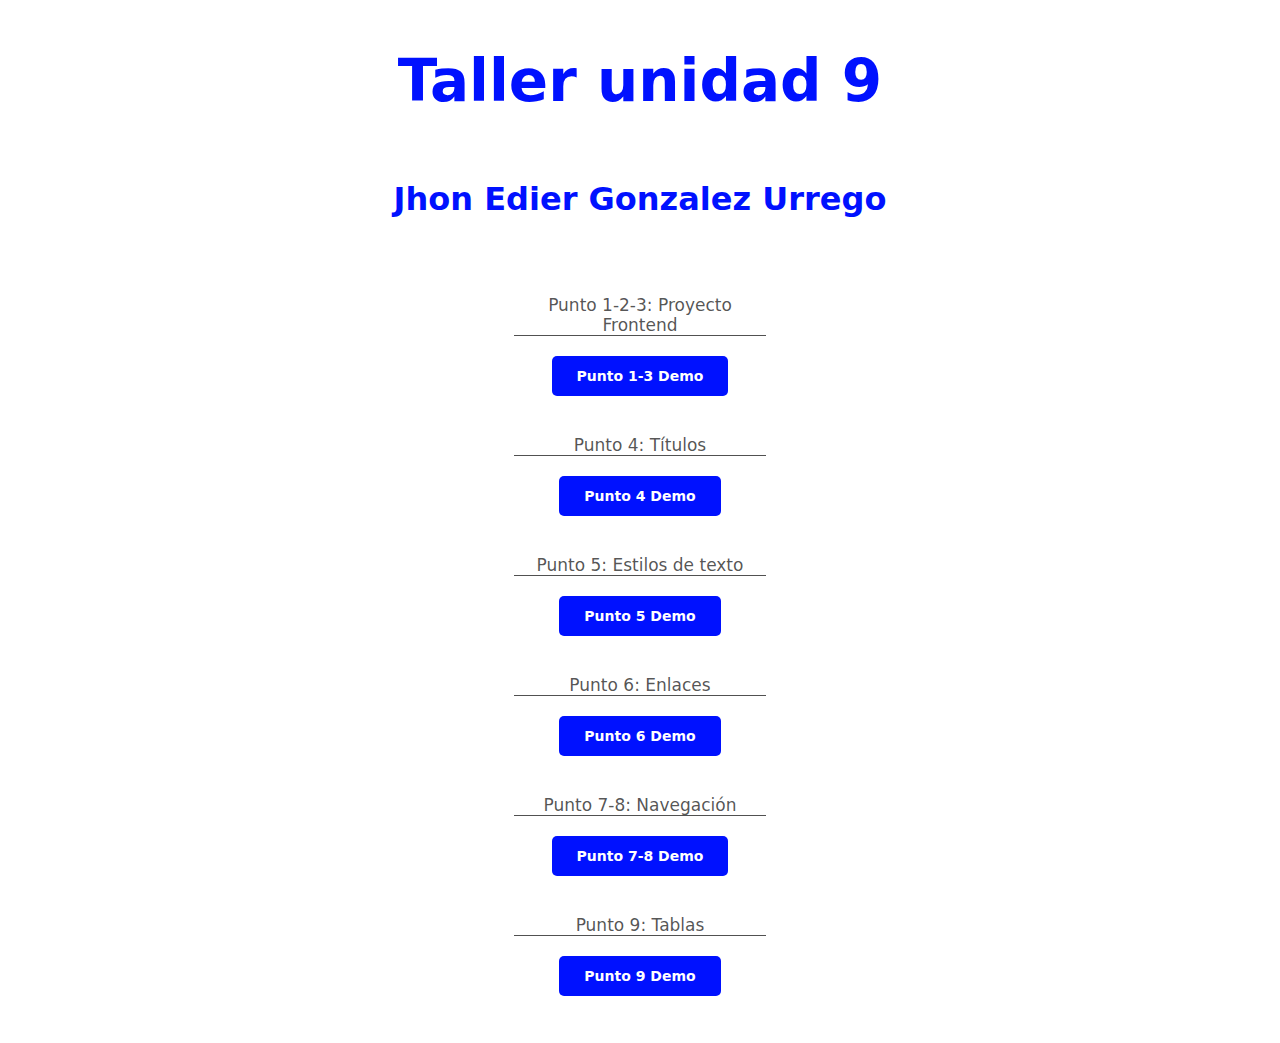
<file: index.html>
<!DOCTYPE html>
<html lang="en">

<head>
  <meta charset="UTF-8">
  <meta http-equiv="X-UA-Compatible" content="IE=edge">
  <meta name="viewport" content="width=device-width, initial-scale=1.0">
  <title>Taller 9 Menú</title>
  <link rel="stylesheet" href="./styles/styles.css">
</head>

<body>
  <div>
    <h1> Taller unidad 9</h1>
    <h2>Jhon Edier Gonzalez Urrego</h2>
    <nav>
      <ul>
        <li>
          <p>
            Punto 1-2-3: Proyecto Frontend
          </p>
          <a href="./punto-1-3/index.html">
            Punto 1-3 Demo
          </a>
        </li>
        <li>
          <p>
            Punto 4: Títulos
          </p>
          <a href="./punto-4/index-4.html">
            Punto 4 Demo
          </a>
        </li>
        <li>
          <p>
            Punto 5: Estilos de texto
          </p>
          <a href="./punto-5/index-5.html">
            Punto 5 Demo
          </a>
        </li>
        <li>
          <p>
            Punto 6: Enlaces
          </p>
          <a href="./punto-6/index-6.html">
            Punto 6 Demo
          </a>
        </li>
        <li>
          <p>
            Punto 7-8: Navegación
          </p>
          <a href="./punto-7-8/index-7-8.html">
            Punto 7-8 Demo
          </a>
        </li>
        <li>
          <p>
            Punto 9: Tablas
          </p>
          <a href="./punto-9/index-9.html">
            Punto 9 Demo
          </a>
        </li>
      </ul>
    </nav>
  </div>
</body>

</html>
</file>
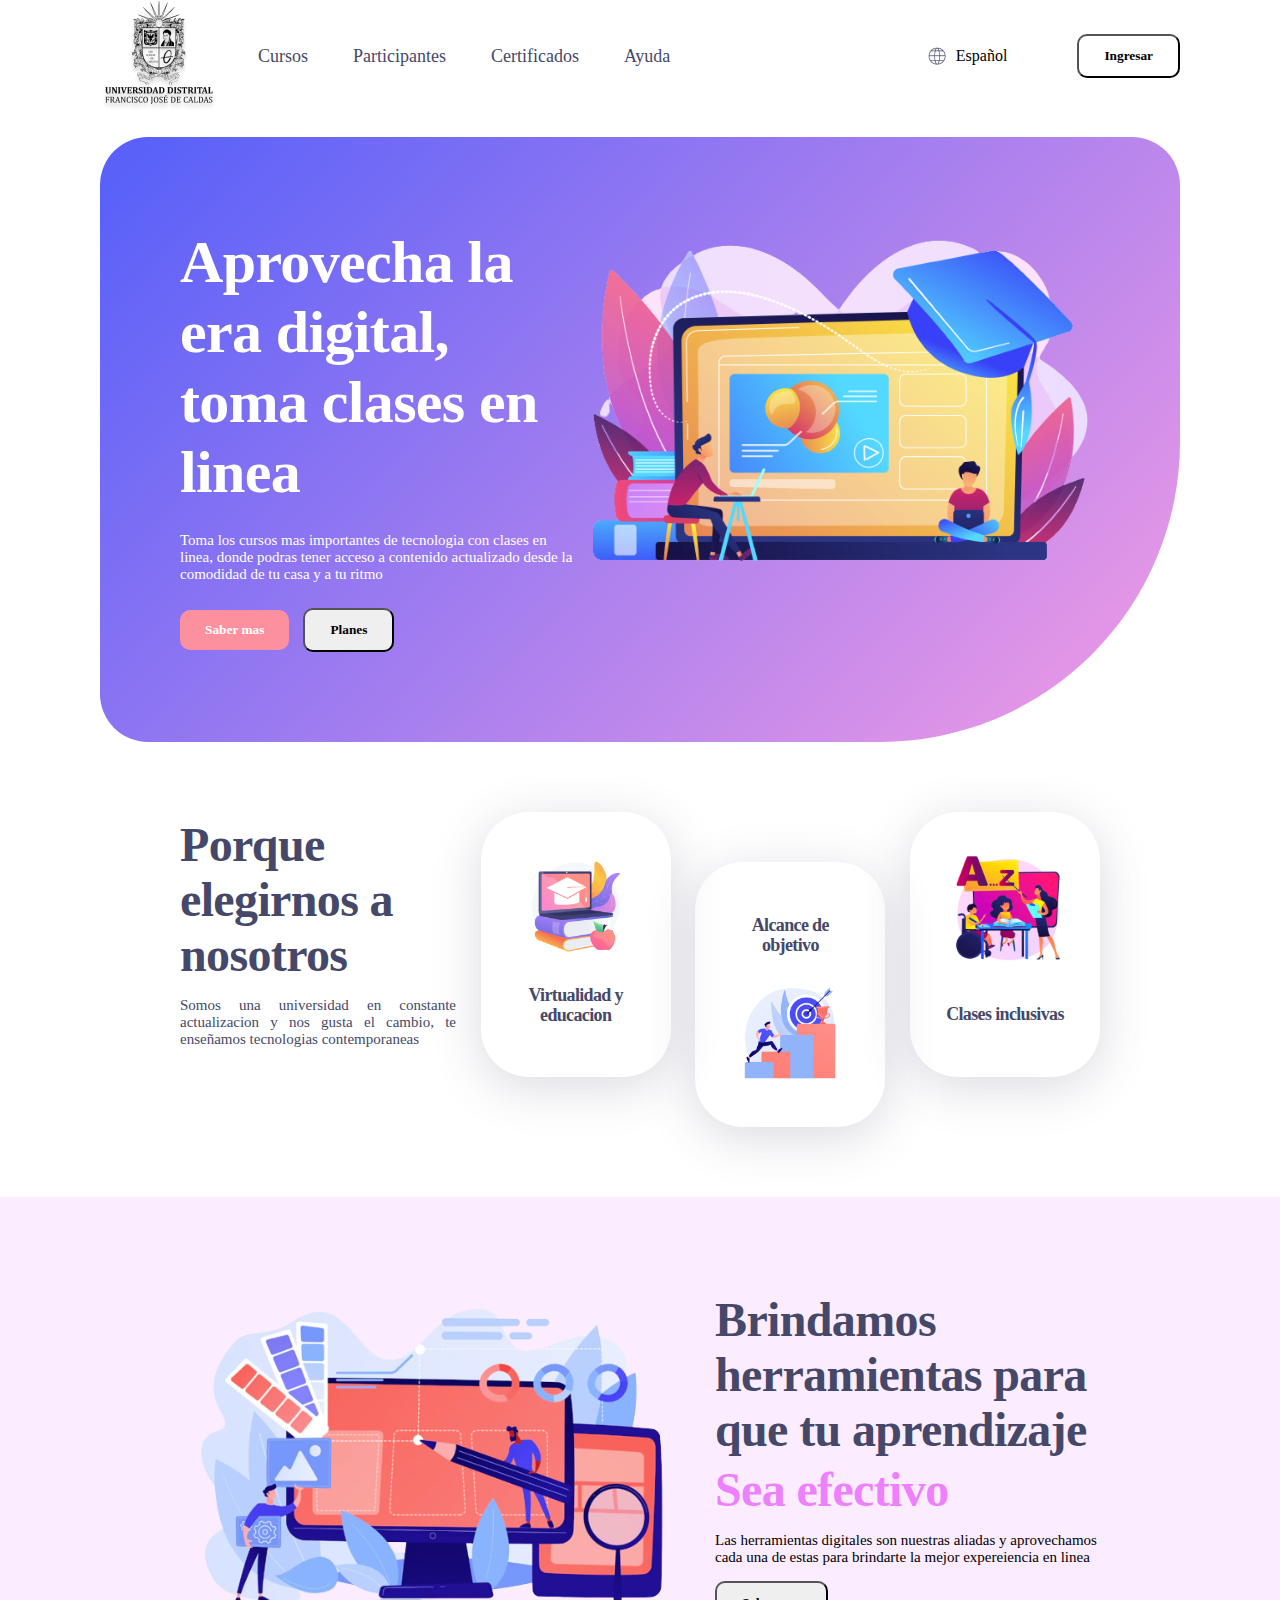
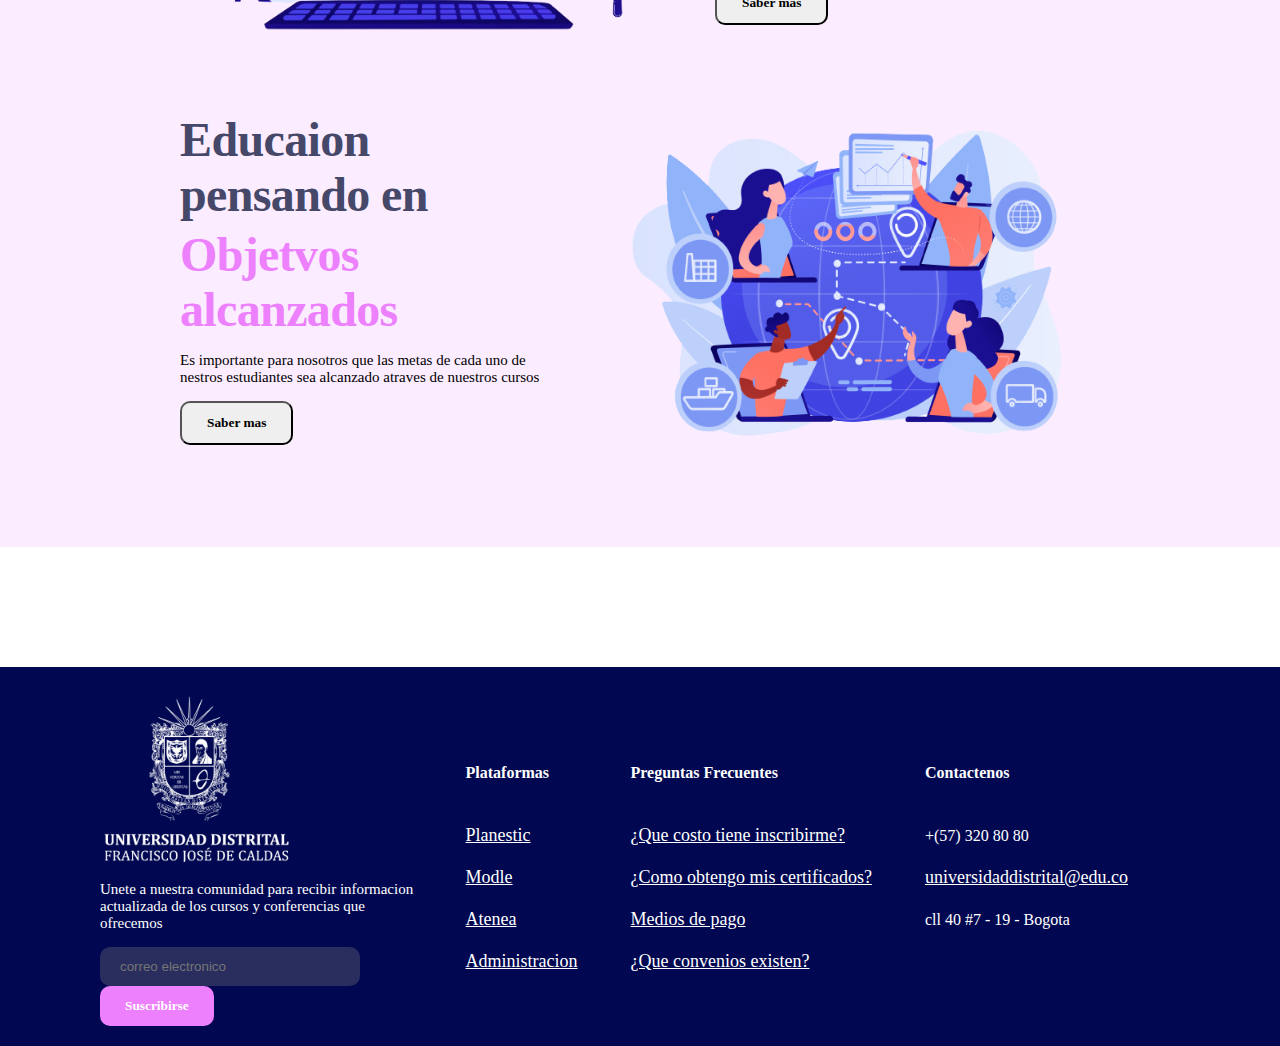
<file: punto-1-3/index.html>
<!DOCTYPE html>
<html lang="en">

<head>
    <meta charset="UTF-8">
    <meta http-equiv="X-UA-Compatible" content="IE=edge">
    <meta name="viewport" content="width=device-width, initial-scale=1.0">
    <title>UD Atenea Cursos</title>
    <link rel="stylesheet" href="https://indestructibletype.com/fonts/Jost.css">
    <link rel="stylesheet" href="./styles/global-styles.css">
    <link rel="stylesheet" href="./styles/header-styles.css">
    <link rel="stylesheet" href="./styles/banner-styles.css">
    <link rel="stylesheet" href="./styles/section-1-styles.css">
    <link rel="stylesheet" href="./styles/section-2-styles.css">
    <link rel="stylesheet" href="./styles/footer-styles.css">
    
</head>

<body>
    <header>
        <div class="header__navigation">
            <img src="./public/images/header-logo.png" alt="main-logo">
            <nav>
                <ul>
                    <li><a href="#banner">Cursos</a></li>
                    <li><a href="#section-1">Participantes</a></li>
                    <li><a href="#section-2">Certificados</a></li>
                    <li><a href="#footer">Ayuda</a></li>
                </ul>
            </nav>
        </div>
        <div class="header__settings">
            <div>
                <img src="./public/images/header-world.png" alt="world">
                <span>Español</span>
            </div>
            <button>Ingresar</button>
        </div>
    </header>
    <main>
        <section id="banner">
            <div>
                <div>
                    <h1>Aprovecha la era digital, toma clases en linea</h1>
                    <p>Toma los cursos mas importantes de tecnologia con clases en linea, 
                        donde podras tener acceso a
                        contenido actualizado desde la comodidad de tu casa y a tu ritmo</p>
                </div>
                <div>
                    <button class="button-orange">Saber mas</button>
                    <button class="button-white">Planes</button>
                </div>
            </div>
            <img src="./public/images/banner-online.png" alt="online-education" width="550px" height="350px">
        </section>
        <section id="section-1">
            <div class="section-1__info">
            <h2>Porque elegirnos a nosotros</h2>
            <p>
                Somos una universidad en constante actualizacion y
                nos gusta el cambio, te enseñamos tecnologias contemporaneas 
            </p>
        </div>
        <div class="section-1__card">
            <img src="./public/images/section1-education.png" alt="education" width="120px" height="120px">
            <h3>Virtualidad y educacion</h3>
        </div>
        <div class="section-1__card section-1__card-down">
            <h3>Alcance de objetivo</h3>
            <img src="./public/images/section1-goals.png" alt="Goals" width="120px" height="120px">
        </div>
        <div class="section-1__card">
            <img src="./public/images/section1-teach.png" alt="teach" width="120px" height="120px">
            <h3>Clases inclusivas</h3>
        </div>
        </section>
        <section id="section-2">
            <div class="section-2__info">
                <img src="./public/images/section2-tools.png" alt="tools" width="500px" height="350px">
                <div>
                    <h2>Brindamos herramientas para que tu aprendizaje</h2>
                    <h2 class="section-2__sub-pink">Sea efectivo</h2>
                    <p>
                        Las herramientas digitales son nuestras aliadas y
                        aprovechamos cada una de estas para brindarte la 
                        mejor expereiencia en linea
                    </p>
                    <button class="button--orange">Saber mas</button>
                </div>
            </div>
            <div class="section-2__info">
                <div>
                    <h2>Educaion pensando en</h2>
                    <h2 class="section-2__sub-pink">Objetvos alcanzados</h2>
                    <p>
                        Es importante para nosotros que las metas de cada uno de 
                        nestros estudiantes sea alcanzado atraves de nuestros cursos
                    </p>
                    <button class="button--orange">Saber mas</button>
                </div>
                <img src="./public/images/section2-goals.png" alt="goals" width="500px" height="350px">
            </div>
        </section>
    </main>
    <footer id="footer">
        <div class="footer__info">
            <img src="./public/images/footer-logo.png" alt="footer-logo" width="200px" height="175px">
            <div>
                <p>
                    Unete a nuestra comunidad para recibir informacion 
                    actualizada de los cursos y conferencias que ofrecemos
                </p>
                <form action="post">
                    <input type="email" name="user_name" id="email" placeholder="correo electronico">
                    <button class="button--pink">Suscribirse</button>
                </form>
            </div>
        </div>
        <div>
            <table>
                <tr>
                    <th>Plataformas</th>
                    <th>Preguntas Frecuentes</th>
                    <th>Contactenos</th>
                </tr>
                <tr>
                    <td><a href="">Planestic</a></td>
                    <td><a href="">¿Que costo tiene inscribirme?</a></td>
                    <td>+(57) 320 80 80</td>
                </tr>
                <tr>
                    <td><a href="">Modle</a></td>
                    <td><a href="">¿Como obtengo mis certificados?</a></td>
                    <td><a href="">universidaddistrital@edu.co </a></td>
                </tr>
                <tr>
                    <td><a href="">Atenea</a></td>
                    <td><a href="">Medios de pago</a></td>
                    <td>cll 40 #7 - 19 - Bogota</td>
                </tr>
                <tr>
                    <td><a href="">Administracion</a></td>
                    <td><a href="">¿Que convenios existen?</a></td>
                </tr>
            </table>
        </div>
    </footer>
</body>

</html>
</file>
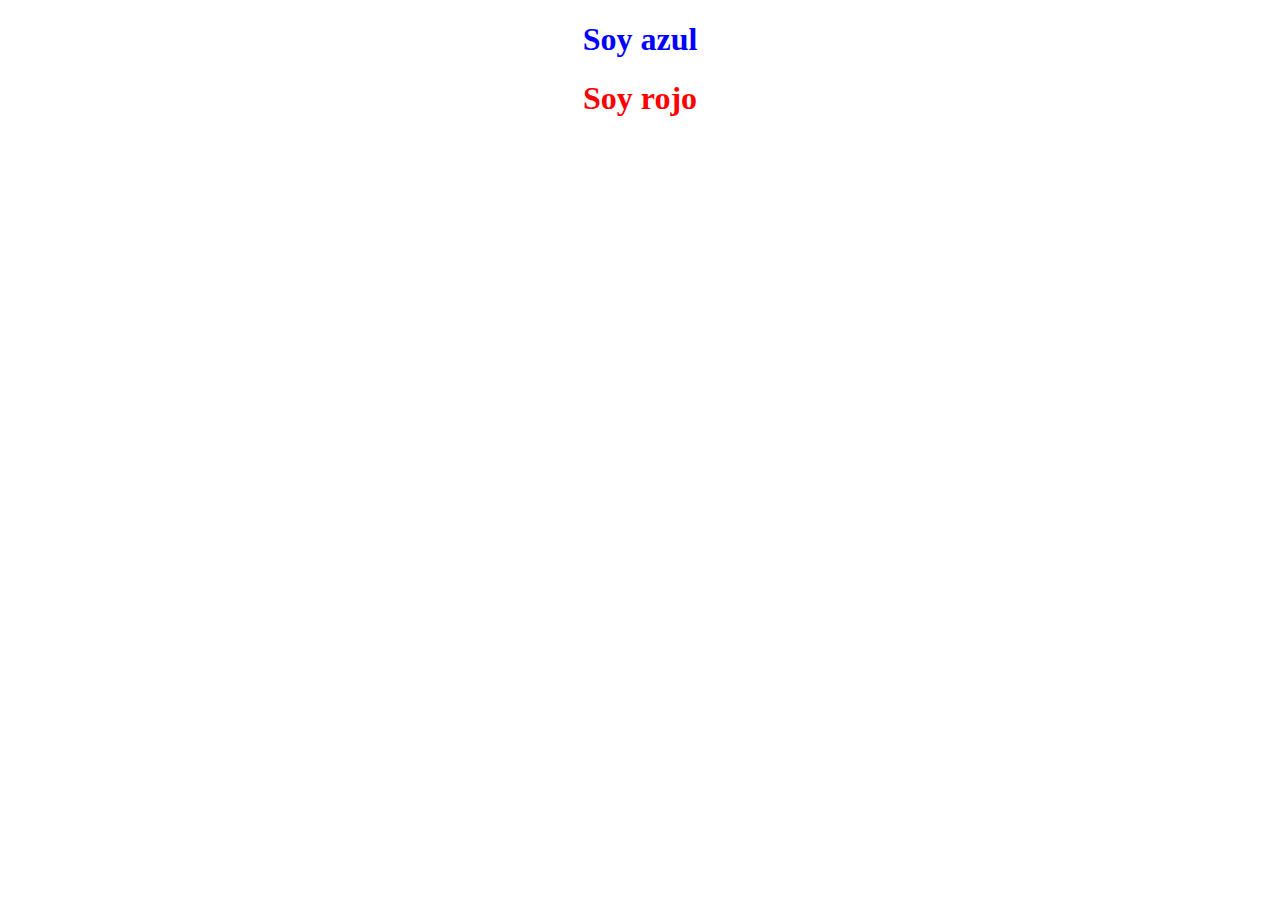
<file: punto-4/index-4.html>
<!DOCTYPE html>
<html lang="en">
<head>
    <meta charset="UTF-8">
    <meta name="viewport" content="width=device-width, initial-scale=1.0">
    <title>Taller punto-4</title>
    <link rel="stylesheet" href="./styles/punto-4-styles.css">
</head>
<body>    
    <h1 >Soy azul</h1>
    <div>
    <h1>Soy rojo</h1>
</div>
</body>
</html>
</file>
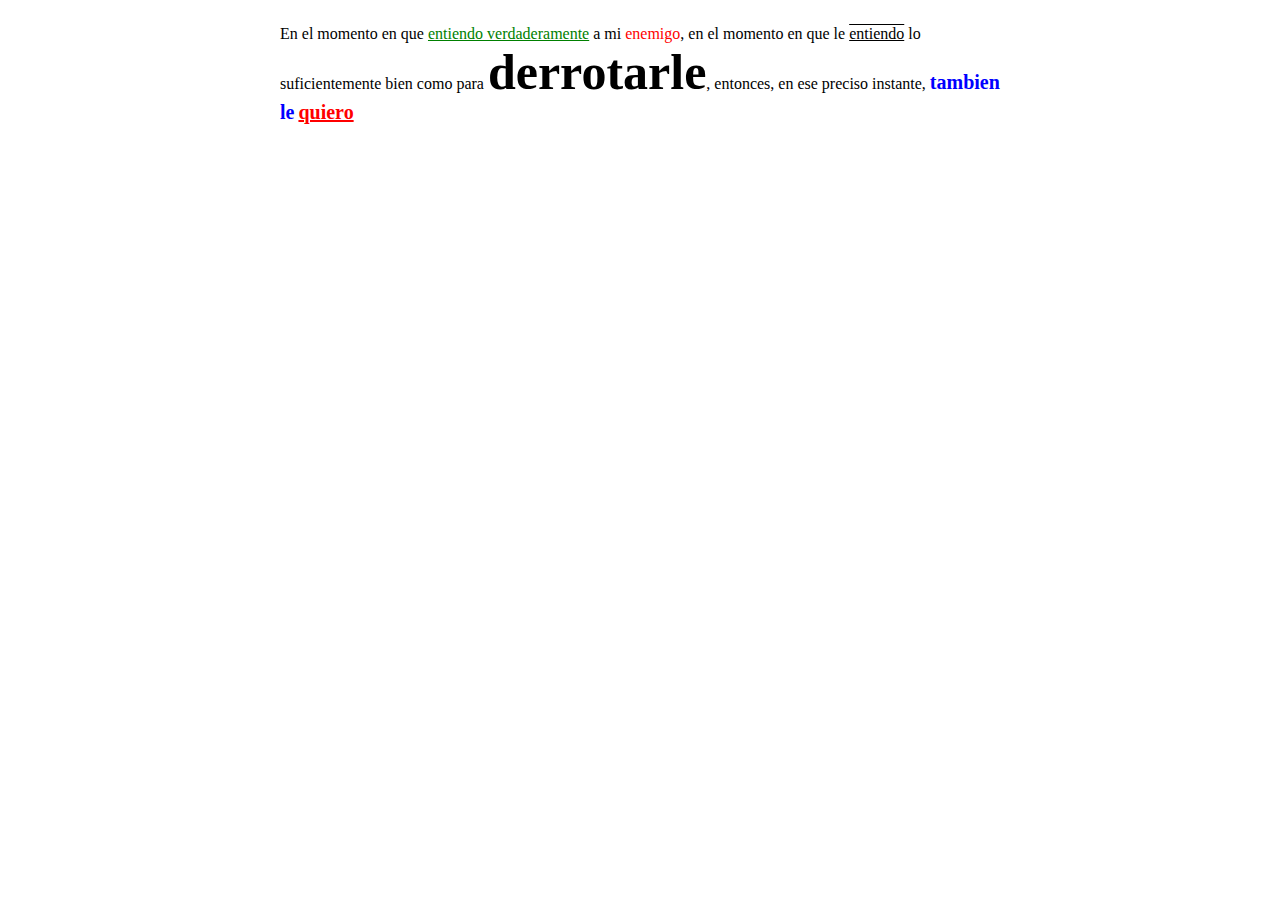
<file: punto-5/index-5.html>
<!DOCTYPE html>
<html lang="en">
<head>
    <meta charset="UTF-8">
    <meta name="viewport" content="width=device-width, initial-scale=1.0">
    <title>Taller punto-5</title>
    <link rel="stylesheet" href="./styles/punto-5-styles.css">
</head>
<body>
    <p>
        En el momento en que <u id="primera">entiendo verdaderamente</u> a mi <u id="segunda">enemigo</u>, 
        en el momento en que le <u id="tercera">entiendo</u> lo 
        suficientemente bien como para <b>derrotarle</b>, entonces, en ese preciso instante,
        <span class="color">tambien le</span> <u class="negrita">quiero</u>
    </p>
</body>
</html>
</file>
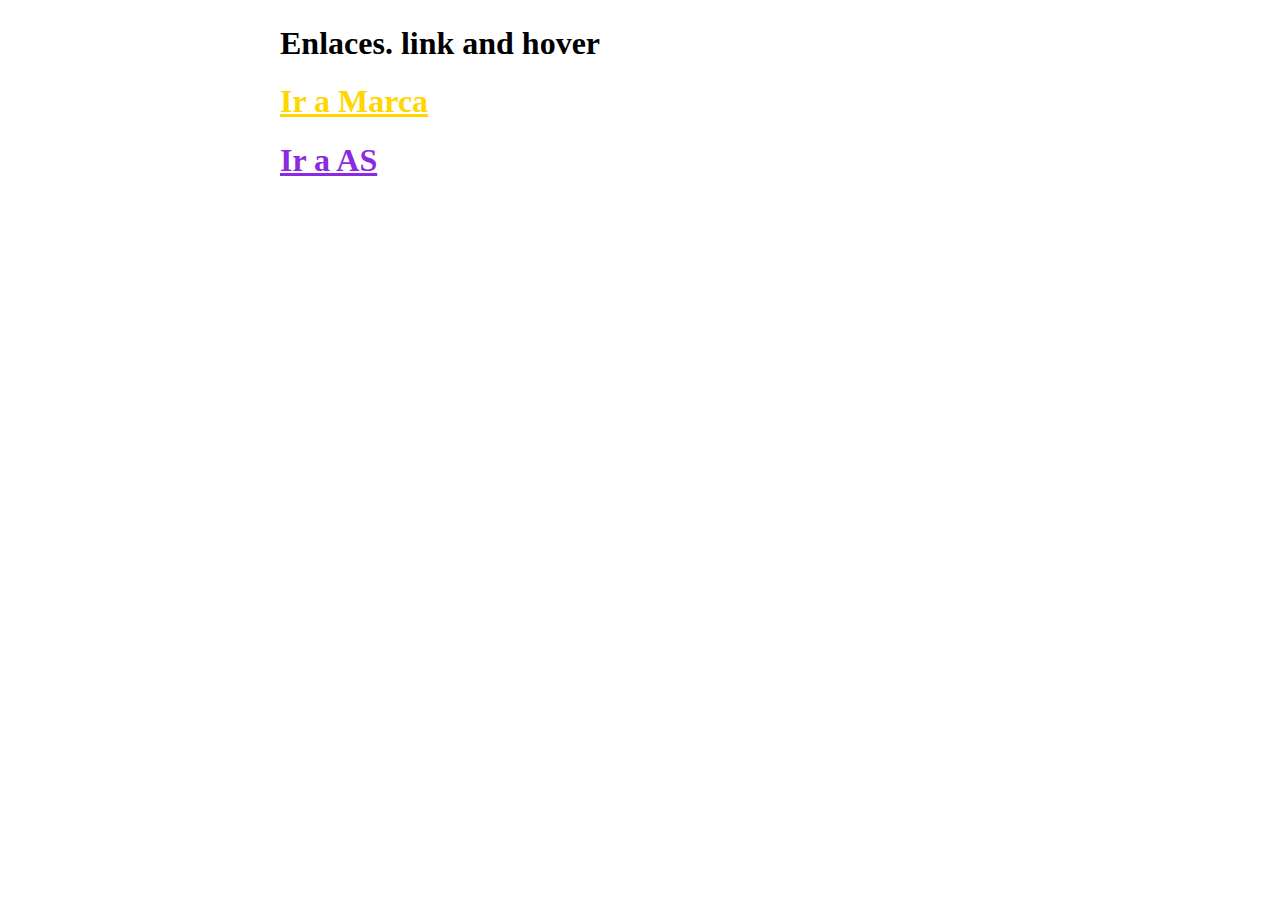
<file: punto-6/index-6.html>
<!DOCTYPE html>
<html lang="en">
<head>
    <meta charset="UTF-8">
    <meta name="viewport" content="width=device-width, initial-scale=1.0">
    <link rel="stylesheet" href="./styles/punto-6-styles.css">
    <title>Taller punto-6</title>
</head>
<body>
    <h1>Enlaces. link and hover</h1>
    <h1 class="marca">Ir a Marca</h1>
    <h1 class="as">Ir a AS</h1>
</body>
</html>
</file>
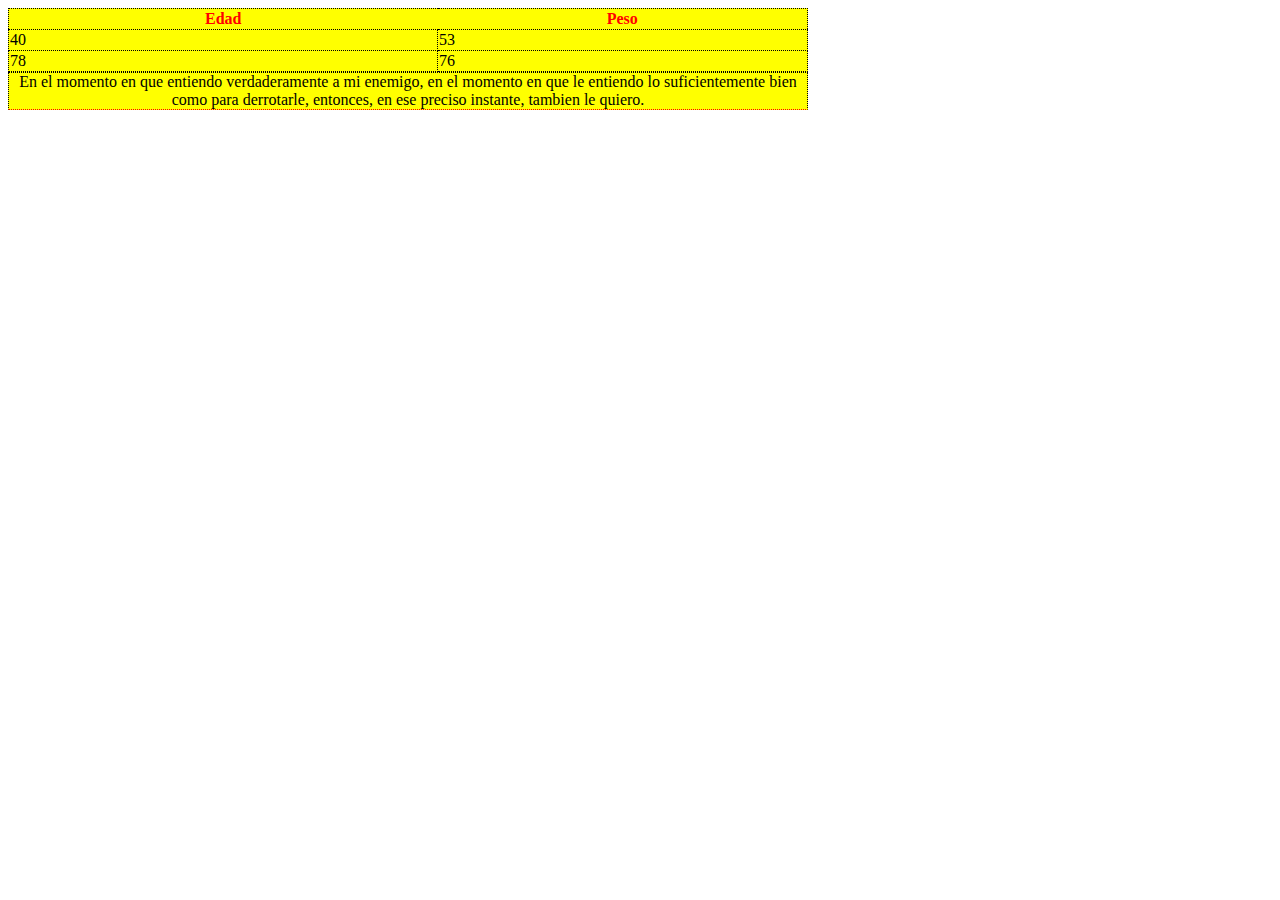
<file: punto-9/index-9.html>
<!DOCTYPE html>
<html lang="en">
<head>
    <meta charset="UTF-8">
    <meta name="viewport" content="width=device-width, initial-scale=1.0">
    <link rel="stylesheet" href="./styles/punto-9-styles.css">
    <title>Taller punto-9</title>
</head>
<body>
    <table class="table">
        <caption>En el momento en que entiendo verdaderamente a mi enemigo, 
            en el momento en que le entiendo lo 
            suficientemente bien como para derrotarle, entonces, en ese preciso instante,
            tambien le quiero.</caption>
        <thead>
        <tr>
            <th><b>Edad</b></th>
            <th><b>Peso</b></th>
        </tr>
        </thead>
        <tr> 
            <td>40</td>
            <td>53</td>
        </tr>
        <tr>
            <td>78</td>
            <td>76</td>
        </tr>
        </table>
        
    
</body>
</html>
</file>
<file: styles/styles.css>
body {
  text-align: center;
  color: #000000b5;
  font-family: system-ui, -apple-system;
}

body,
div {
  display: flex;
  justify-content: center;
  align-items: center;
}

div {
  flex-direction: column;
  width: 50%;
  height: 50%;
  text-align: center;
}

h1 {
  font-size: 58px;
  color: #0011ff;
}

h2 {
  font-size: 32px;
  color: #0011ff;
}

nav {
  width: 40%;
}

ul {
  padding: 0;
  text-align: center;
  list-style: none;
}

li {
  margin: 50px 0;
}

p {
  margin: 40px 0 30px;
  color: #000000ae;
  font-size: 17px;
  border-bottom: 1px solid;
}

a {
  padding: 12px 25px;
  color: #ffffff;
  background-color: #0011ff;
  border: none;
  border-radius: 5px;
  font-family: system-ui, -apple-system;
  font-size: 14px;
  font-weight: bold;
  text-decoration: none;
  cursor: pointer;
}

a:hover {
  background-color: #e2e2e2;
  color: #0011ff;
}
</file>
<file: punto-1-3/styles/global-styles.css>
body{
    margin: 0px;
}
a{
    font-family: 'Jost';
    font-size: 18px;
}
button{
    padding: 12px 25px;
    font-family: 'Jost';
    font-weight: bold;
    border-radius: 10px;
    cursor: pointer;
}
.button-orange{
    margin-right: 10px;
    background-color: #FD909E;
    color: #fff;
    border: none;
}
p{
    font-family: 'Jost';
    font-size: 15px;
    font-weight: 300;   
} 
h2{
    margin: 5px 0px;
    color: #454868;
    font-family: 'Jost';
    font-size: 48px;
    line-height: 55px;
    letter-spacing: -0.64px;

}
</file>
<file: punto-1-3/styles/header-styles.css>
header{
    display: flex;
    justify-content: space-between;
    margin: 0px 100px;
}
.header__navigation{
    display: flex;
    align-items: center;
}
.header__navigation nav ul{
    display: flex;
    gap: 45px;
    list-style: none;
}
.header__navigation nav ul li a{
    text-decoration: none;
    color: #454868;
}
.header__settings{
    display: flex;
    align-items: center;
    gap: 70px;
}
.header__settings div{
    display: flex;
    align-items: center;
    gap: 10px;
    font-family: 'Jost';
    font-size: 16px;
    font-weight: 400;
}
.header__settings button{
    background-color: transparent;
    border-radius: 1px solid #45486854;
}
</file>
<file: punto-1-3/styles/banner-styles.css>
#banner{
    display: flex;
    margin: 25px 100px;
    padding: 90px 80px;
    background: linear-gradient(313.18deg, #EE9AE5 3.28%, #5961F9 97.04%);
    border-radius: 48px 48px 300px 48px;
}
h1{
    margin: 0px;
    color: #fff;
    font-family: 'Jost';
    font-size: 60px;
    font-weight: 600;
    line-height: 70px;
    letter-spacing: -0.64px;
}
#banner p{
    margin: 25px 0px;
    color: #fff;
}
.button--white{
    padding: 12px 35px;
    background-color: transparent;
    color: white;
    border: 1px solid #fff;
}
</file>
<file: punto-1-3/styles/section-1-styles.css>
#section-1{
    display: flex;
    justify-content: space-between;
    margin: 50px 100px;
    padding: 20px 80px;
}
.section-1__info{
    width: 30%;
}
.section-1__info p{
    color: #454868;
    text-align: justify;
}
.section-1__card{
    display: flex;
    flex-direction: column;
    align-items: center;
    justify-content: space-between;
    width: min-content;

    height: 195px;
    padding: 35px;
    border-radius: 48px;
    box-shadow: 0px 10px 50px #45486833;
}
.section-1__card-down{
    margin-top: 50px;
}
.section-1__card h3{
    font-family: 'Jost';
    font-size: 18px;
    color: #454868;
    line-height: 20px;
    letter-spacing: -0.64px;
    text-align: center ;
}
</file>
<file: punto-1-3/styles/section-2-styles.css>
#section-2{
    padding: 20px 180px;
    background: #ED80FD26;
}
.section-2__info{
      display: flex;
      gap: 35px;
      margin: 70px 0px;
}
.section-2__sub-pink{
     color: #ED80FD;
}
</file>
<file: punto-1-3/styles/footer-styles.css>
#footer{
    display: flex;
    justify-content: space-between;
    align-items: center;

    margin-top: 120px;
    padding: 20px 100px;
    background-color: #010851;
    color: #fff;
}
.footer__info{
    width: 30%;
}
input{
    width: 220px;
    padding: 12px 20px;
    margin-right: -15px;
    border: none;
    border-radius: 10px;
    background-color: #45486899;
}
.button--pink{
    background-color: #ED80FD;
    color: #fff;
    border: none;
}
table{
    font-family: 'Just';
    text-align: left;
}
tr{
    height: 40px;
}
th{
    height: 80px;
}
td{
    padding-right: 50px;
}
td a{
    color: #fff;
}
</file>
<file: punto-4/styles/punto-4-styles.css>
body{
    text-align: center;
}
h1{
    color: blue;
}
div h1{
    color: red;
}
</file>
<file: punto-5/styles/punto-5-styles.css>
body{
    text-align: left;
    margin: 25px 280px;
}
#primera{
    color: green;
}
#segunda{
    color: red;
    text-decoration: none;
}
#tercera{
    text-decoration-line: underline overline;
}
p b{
    font-size: 50px;
    text-decoration: none;
}
.negrita{
    color: red;
    font-weight: bold;
    font-size: 20px;
}
.color{
    color: blue;
    font-weight: bold;
    font-size: 20px;
}
</file>
<file: punto-6/styles/punto-6-styles.css>
body{
    text-align: left;
    margin: 25px 280px;;
}
.marca{
    color: gold;
    text-decoration-line: underline;
}
.as{
    color: blueviolet;
    text-decoration-line: underline;
}
</file>
<file: punto-9/styles/punto-9-styles.css>
.table{
   width: 800px;
   border-collapse:collapse ;
   border: 1px dotted;
   background-color: yellow;
}
.table thead{
    justify-content: center;
    color: red;
}
td{
    border: 1px dotted;
}
caption{
    background-color: yellow;
    caption-side: bottom;
    border: 1px dotted;
    border-bottom: red 1px dotted;
}
</file>
